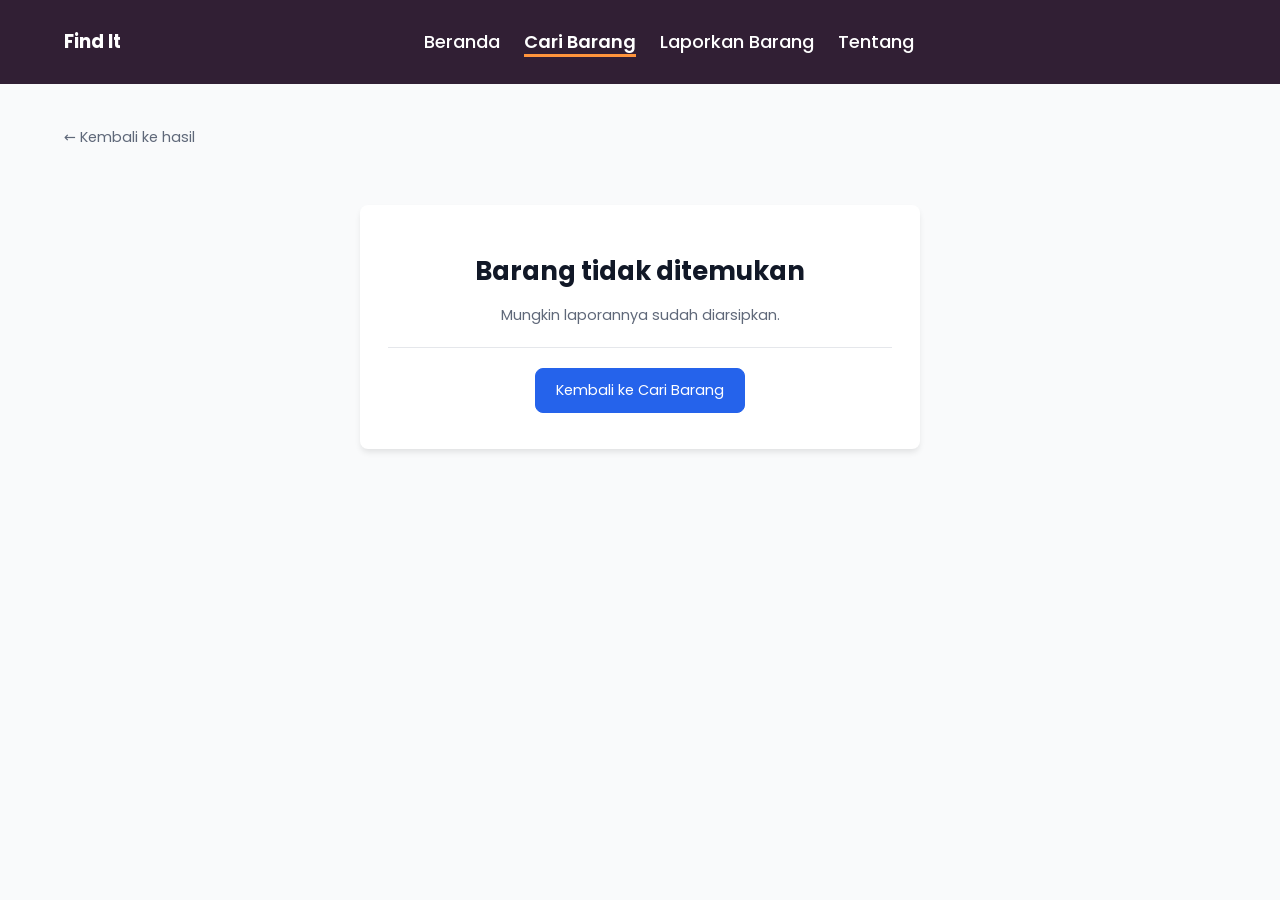
<file: barang.html>
<!doctype html>
<html lang="id">
  <head>
    <meta charset="UTF-8" />
    <meta name="viewport" content="width=device-width,initial-scale=1" />
    <title>Detail Barang | Find It Gunadarma</title>
    <link href="https://fonts.googleapis.com/css2?family=Poppins:wght@400;600;700&display=swap" rel="stylesheet" />
    <link rel="stylesheet" href="style.css" />
    <link rel="stylesheet" href="lapor.css" />
    <link rel="stylesheet" href="cari.css" />
    <link rel="stylesheet" href="https://cdnjs.cloudflare.com/ajax/libs/font-awesome/6.7.2/css/all.min.css" integrity="sha512-Evv84Mr4kqVGRNSgIGL/F/aIDqQb7xQ2vcrdIwxfjThSH8CSR7PBEakCr51Ck+w+/U6swU2Im1vVX0SVk9ABhg==" crossorigin="anonymous" referrerpolicy="no-referrer" />
  </head>
  <body>
    <header class="nav">
      <a href="index.html" class="logo">Find It</a>
      <ul>
        <li><a href="index.html">Beranda</a></li>
        <li><a href="cari.html" class="on">Cari Barang</a></li>
        <li><a href="lapor.html">Laporkan Barang</a></li>
        <li><a href="#">Tentang</a></li>
      </ul>
      <a href="#"></a>

      <!-- HAMBURGER -->
      <input type="checkbox" id="toggle" />
      <label for="toggle" class="menu-btn" aria-label="Buka menu">
        <span></span>
        <span></span>
        <span></span>
      </label>

      <!-- DOWNBAR -->
      <div class="sidebar">
        <a href="index.html">Beranda</a>
        <a href="cari.html" class="on">Cari Barang</a>
        <a href="lapor.html">Laporkan Barang</a>
        <a href="#">Tentang</a>
      </div>
      <!-- DOWNBAR END -->
    </header>

    <main class="wrap gate-page">
      <a class="back-link" href="cari.html">&larr; Kembali ke hasil</a>

      <div class="detail-wrap" id="ada">
        <div class="ic dimg" id="dIc"></div>
        <div class="dcard">
          <span class="stat">Ditemukan</span>
          <h1 id="dNama"></h1>
          <ul class="meta">
            <li><span>Kategori</span><b id="dKat"></b></li>
            <li><span>Lokasi</span><b id="dLok"></b></li>
            <li><span>Tanggal</span><b id="dTgl"></b></li>
          </ul>
          <p class="desk" id="dDesk"></p>
          <p class="privasi"><i class="fa-solid fa-shield-halved"></i>Ciri khusus sengaja tidak ditampilkan. Pemilik diminta membuktikan kepemilikan saat klaim.</p>
          <a class="btn p" id="ajukan" href="#">Ajukan klaim</a>
        </div>
      </div>

      <div class="done hide" id="tidak">
        <h1>Barang tidak ditemukan</h1>
        <p class="note">Mungkin laporannya sudah diarsipkan.</p>
        <div class="next"><a class="btn p" href="cari.html">Kembali ke Cari Barang</a></div>
      </div>
    </main>

    <script src="app.js"></script>
    <script src="cari.js"></script>
  </body>
</html>
</file>
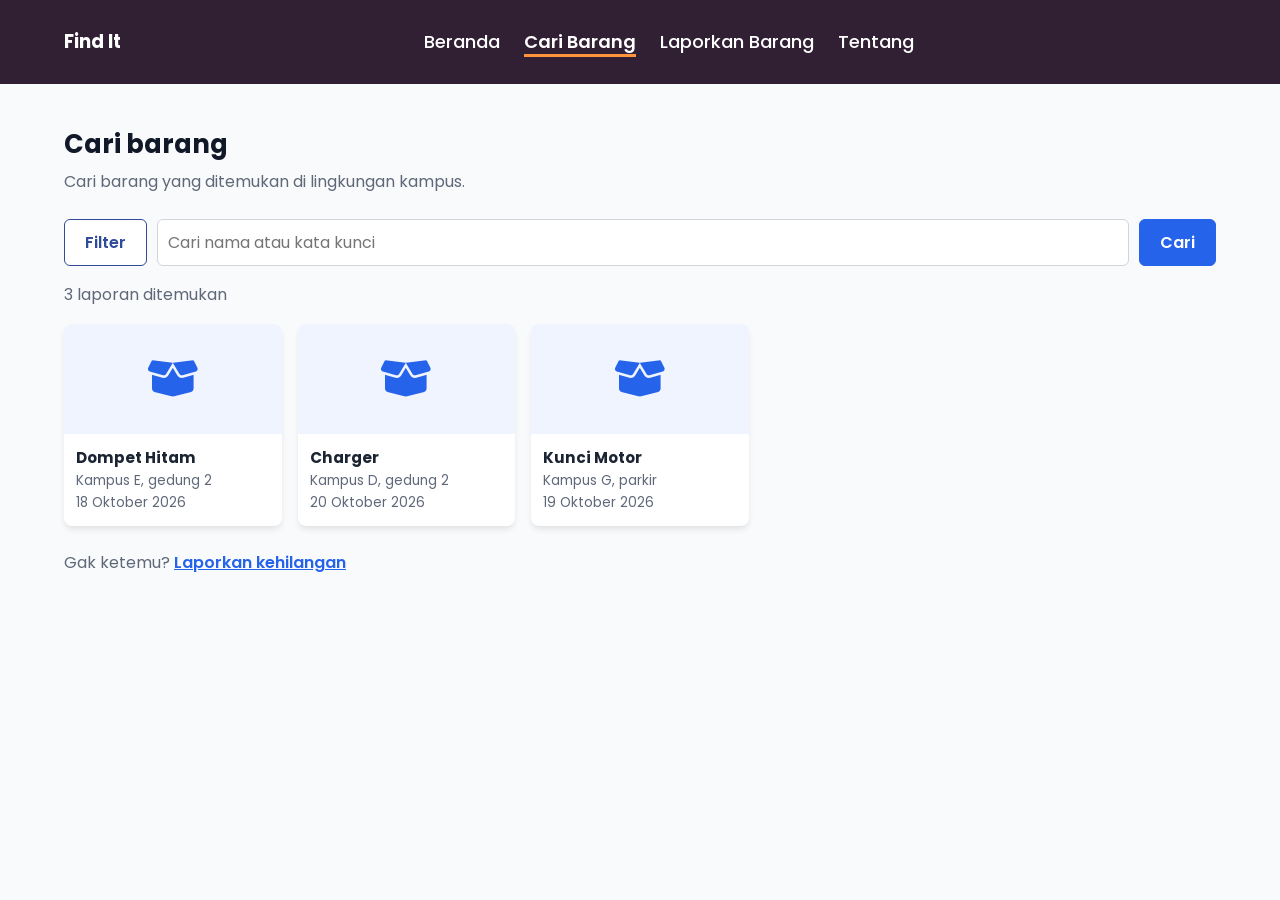
<file: cari.html>
<!doctype html>
<html lang="id">
  <head>
    <meta charset="UTF-8" />
    <meta name="viewport" content="width=device-width,initial-scale=1" />
    <title>Cari Barang | Find It Gunadarma</title>
    <link href="https://fonts.googleapis.com/css2?family=Poppins:wght@400;600;700&display=swap" rel="stylesheet" />
    <link rel="stylesheet" href="style.css" />
    <link rel="stylesheet" href="lapor.css" />
    <link rel="stylesheet" href="cari.css" />
    <link rel="stylesheet" href="https://cdnjs.cloudflare.com/ajax/libs/font-awesome/6.7.2/css/all.min.css" integrity="sha512-Evv84Mr4kqVGRNSgIGL/F/aIDqQb7xQ2vcrdIwxfjThSH8CSR7PBEakCr51Ck+w+/U6swU2Im1vVX0SVk9ABhg==" crossorigin="anonymous" referrerpolicy="no-referrer" />
  </head>
  <body>
    <header class="nav">
      <a href="index.html" class="logo">Find It</a>
      <ul>
        <li><a href="index.html">Beranda</a></li>
        <li><a href="cari.html" class="on">Cari Barang</a></li>
        <li><a href="lapor.html">Laporkan Barang</a></li>
        <li><a href="#">Tentang</a></li>
      </ul>
      <a href="#"></a>

      <!-- HAMBURGER -->
      <input type="checkbox" id="toggle" />
      <label for="toggle" class="menu-btn" aria-label="Buka menu">
        <span></span>
        <span></span>
        <span></span>
      </label>

      <!-- DOWNBAR -->
      <div class="sidebar">
        <a href="index.html">Beranda</a>
        <a href="cari.html" class="on">Cari Barang</a>
        <a href="lapor.html">Laporkan Barang</a>
        <a href="#">Tentang</a>
      </div>
      <!-- DOWNBAR END -->
    </header>

    <main class="wrap gate-page">
      <h1>Cari barang</h1>
      <p class="sub">Cari barang yang ditemukan di lingkungan kampus.</p>

      <div class="search">
        <button class="btn" id="tf" type="button">Filter</button>
        <input id="q" placeholder="Cari nama atau kata kunci" aria-label="Cari barang" />
        <button class="btn p" id="cb" type="button">Cari</button>
      </div>

      <div class="filter" id="panel">
        <select id="fk" data-opts="kat" aria-label="Kategori"><option value="">Semua kategori</option></select>
        <select id="fl" data-opts="lok" aria-label="Lokasi"><option value="">Semua lokasi</option></select>
        <input id="ft" type="date" aria-label="Tanggal" />
      </div>

      <p id="jml" style="margin-top: 16px; color: var(--mu)"></p>
      <div class="grid" id="hasil-list"></div>

      <p class="cta">Gak ketemu? <a href="lapor-hilang.html">Laporkan kehilangan</a></p>
    </main>

    <script src="app.js"></script>
    <script src="cari.js"></script>
  </body>
</html>
</file>
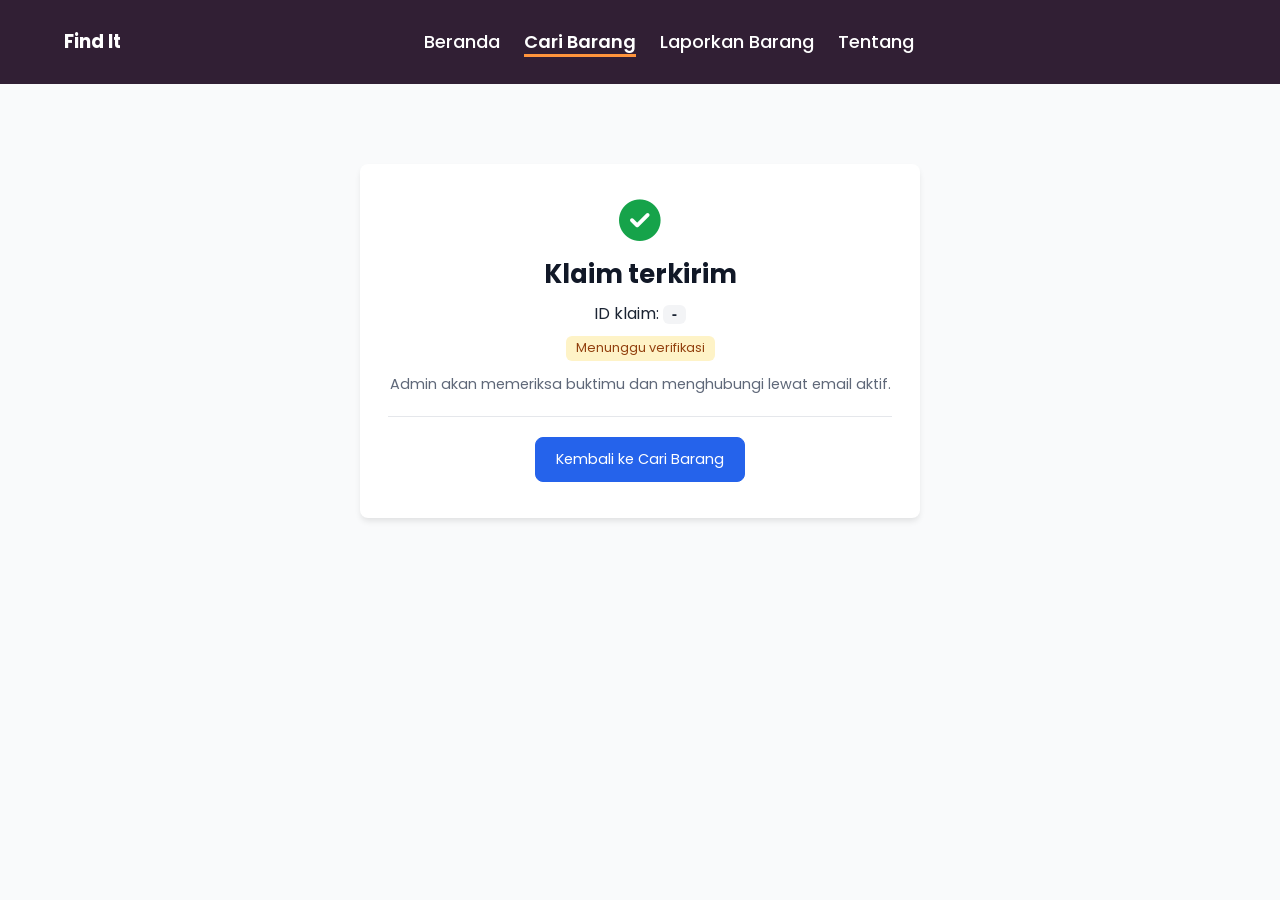
<file: klaim-sukses.html>
<!doctype html>
<html lang="id">
  <head>
    <meta charset="UTF-8" />
    <meta name="viewport" content="width=device-width,initial-scale=1" />
    <title>Klaim Terkirim | Find It Gunadarma</title>
    <link href="https://fonts.googleapis.com/css2?family=Poppins:wght@400;600;700&display=swap" rel="stylesheet" />
    <link rel="stylesheet" href="style.css" />
    <link rel="stylesheet" href="lapor.css" />
    <link rel="stylesheet" href="cari.css" />
    <link rel="stylesheet" href="https://cdnjs.cloudflare.com/ajax/libs/font-awesome/6.7.2/css/all.min.css" integrity="sha512-Evv84Mr4kqVGRNSgIGL/F/aIDqQb7xQ2vcrdIwxfjThSH8CSR7PBEakCr51Ck+w+/U6swU2Im1vVX0SVk9ABhg==" crossorigin="anonymous" referrerpolicy="no-referrer" />
  </head>
  <body>
    <header class="nav">
      <a href="index.html" class="logo">Find It</a>
      <ul>
        <li><a href="index.html">Beranda</a></li>
        <li><a href="cari.html" class="on">Cari Barang</a></li>
        <li><a href="lapor.html">Laporkan Barang</a></li>
        <li><a href="#">Tentang</a></li>
      </ul>
      <a href="#"></a>

      <!-- HAMBURGER -->
      <input type="checkbox" id="toggle" />
      <label for="toggle" class="menu-btn" aria-label="Buka menu">
        <span></span>
        <span></span>
        <span></span>
      </label>

      <!-- DOWNBAR -->
      <div class="sidebar">
        <a href="index.html">Beranda</a>
        <a href="cari.html" class="on">Cari Barang</a>
        <a href="lapor.html">Laporkan Barang</a>
        <a href="#">Tentang</a>
      </div>
      <!-- DOWNBAR END -->
    </header>

    <main class="wrap gate-page">
      <div class="done">
        <i class="fa-solid fa-circle-check"></i>
        <h1>Klaim terkirim</h1>
        <p>ID klaim: <code id="kid"></code></p>
        <span class="badge">Menunggu verifikasi</span>
        <p class="note">Admin akan memeriksa buktimu dan menghubungi lewat email aktif.</p>
        <div class="next">
          <a class="btn p" href="cari.html">Kembali ke Cari Barang</a>
        </div>
      </div>
    </main>

    <script src="app.js"></script>
    <script src="cari.js"></script>
  </body>
</html>
</file>
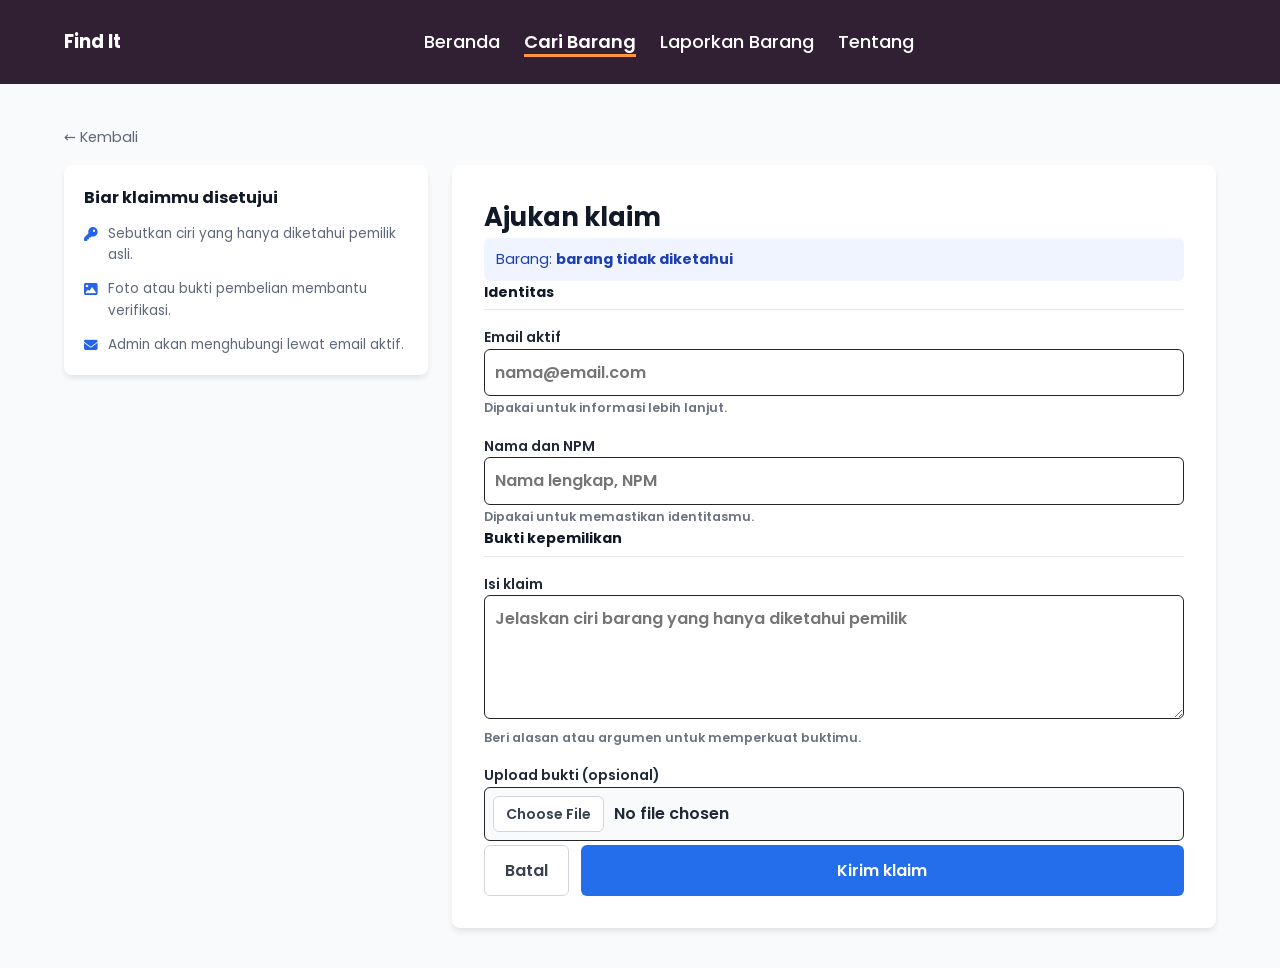
<file: klaim.html>
<!doctype html>
<html lang="id">
  <head>
    <meta charset="UTF-8" />
    <meta name="viewport" content="width=device-width,initial-scale=1" />
    <title>Ajukan Klaim | Find It Gunadarma</title>
    <link href="https://fonts.googleapis.com/css2?family=Poppins:wght@400;600;700&display=swap" rel="stylesheet" />
    <link rel="stylesheet" href="style.css" />
    <link rel="stylesheet" href="lapor.css" />
    <link rel="stylesheet" href="cari.css" />
    <link rel="stylesheet" href="https://cdnjs.cloudflare.com/ajax/libs/font-awesome/6.7.2/css/all.min.css" integrity="sha512-Evv84Mr4kqVGRNSgIGL/F/aIDqQb7xQ2vcrdIwxfjThSH8CSR7PBEakCr51Ck+w+/U6swU2Im1vVX0SVk9ABhg==" crossorigin="anonymous" referrerpolicy="no-referrer" />
  </head>
  <body>
    <header class="nav">
      <a href="index.html" class="logo">Find It</a>
      <ul>
        <li><a href="index.html">Beranda</a></li>
        <li><a href="cari.html" class="on">Cari Barang</a></li>
        <li><a href="lapor.html">Laporkan Barang</a></li>
        <li><a href="#">Tentang</a></li>
      </ul>
      <a href="#"></a>

      <!-- HAMBURGER -->
      <input type="checkbox" id="toggle" />
      <label for="toggle" class="menu-btn" aria-label="Buka menu">
        <span></span>
        <span></span>
        <span></span>
      </label>

      <!-- DOWNBAR -->
      <div class="sidebar">
        <a href="index.html">Beranda</a>
        <a href="cari.html" class="on">Cari Barang</a>
        <a href="lapor.html">Laporkan Barang</a>
        <a href="#">Tentang</a>
      </div>
      <!-- DOWNBAR END -->
    </header>

    <main class="wrap gate-page">
      <a class="back-link" href="cari.html" data-back>&larr; Kembali</a>
      <div class="lapor-grid">
        <aside class="tips">
          <h2>Biar klaimmu disetujui</h2>
          <ul>
            <li><i class="fa-solid fa-key"></i>Sebutkan ciri yang hanya diketahui pemilik asli.</li>
            <li><i class="fa-solid fa-image"></i>Foto atau bukti pembelian membantu verifikasi.</li>
            <li><i class="fa-solid fa-envelope"></i>Admin akan menghubungi lewat email aktif.</li>
          </ul>
        </aside>

        <form class="form" data-klaim>
          <h1>Ajukan klaim</h1>
          <p class="klaim-item">Barang: <b id="info"></b></p>

          <div class="grp">
            <p class="sec">Identitas</p>
            <label>Email aktif<input type="email" required placeholder="nama@email.com" /><small>Dipakai untuk informasi lebih lanjut.</small></label>
            <label>Nama dan NPM<input required placeholder="Nama lengkap, NPM" /><small>Dipakai untuk memastikan identitasmu.</small></label>
          </div>

          <div class="grp">
            <p class="sec">Bukti kepemilikan</p>
            <label>Isi klaim<textarea rows="4" required placeholder="Jelaskan ciri barang yang hanya diketahui pemilik"></textarea><small>Beri alasan atau argumen untuk memperkuat buktimu.</small></label>
            <label>Upload bukti (opsional)<input type="file" accept="image/*" /></label>
          </div>

          <div class="acts">
            <a class="btn" href="cari.html" data-back>Batal</a>
            <button class="btn p">Kirim klaim</button>
          </div>
        </form>
      </div>
    </main>

    <script src="app.js"></script>
    <script src="cari.js"></script>
  </body>
</html>
</file>
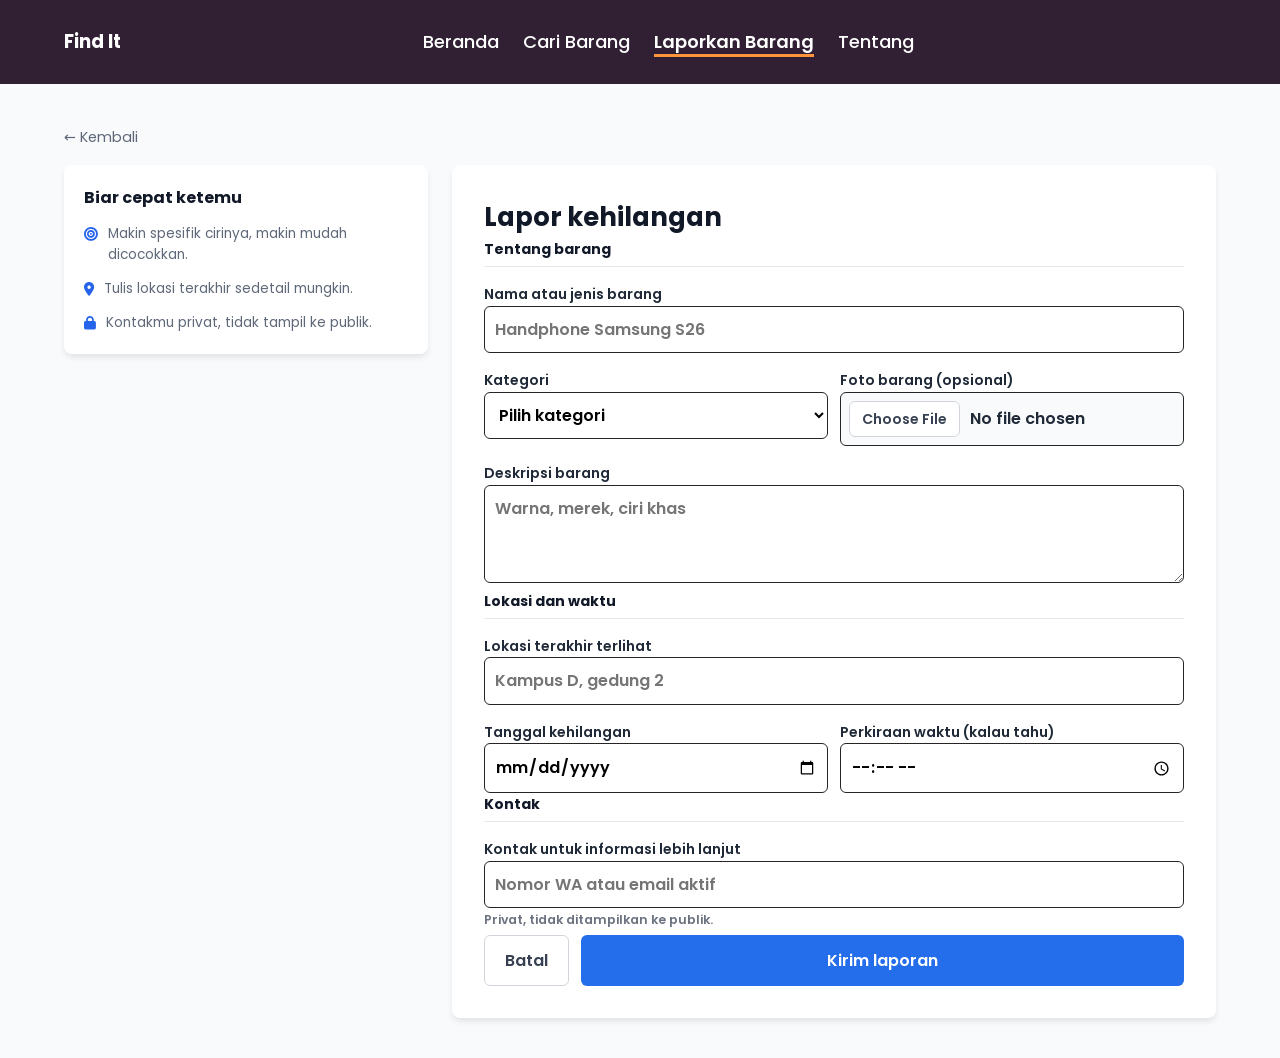
<file: lapor-hilang.html>
<!doctype html>
<html lang="id">
  <head>
    <meta charset="UTF-8" />
    <meta name="viewport" content="width=device-width,initial-scale=1" />
    <title>Lapor Kehilangan | Find It Gunadarma</title>
    <link href="https://fonts.googleapis.com/css2?family=Poppins:wght@400;600;700&display=swap" rel="stylesheet" />
    <link rel="stylesheet" href="style.css" />
    <link rel="stylesheet" href="lapor.css" />
    <link rel="stylesheet" href="https://cdnjs.cloudflare.com/ajax/libs/font-awesome/6.7.2/css/all.min.css" integrity="sha512-Evv84Mr4kqVGRNSgIGL/F/aIDqQb7xQ2vcrdIwxfjThSH8CSR7PBEakCr51Ck+w+/U6swU2Im1vVX0SVk9ABhg==" crossorigin="anonymous" referrerpolicy="no-referrer" />
  </head>
  <body>
    <header class="nav">
      <a href="index.html" class="logo">Find It</a>
      <ul>
        <li><a href="index.html">Beranda</a></li>
        <li><a href="cari.html">Cari Barang</a></li>
        <li><a href="lapor.html" class="on">Laporkan Barang</a></li>
        <li><a href="#">Tentang</a></li>
      </ul>
      <a href="#"></a>

      <!-- HAMBURGER -->
      <input type="checkbox" id="toggle" />
      <label for="toggle" class="menu-btn" aria-label="Buka menu">
        <span></span>
        <span></span>
        <span></span>
      </label>

      <!-- DOWNBAR -->
      <div class="sidebar">
        <a href="index.html">Beranda</a>
        <a href="cari.html">Cari Barang</a>
        <a href="lapor.html" class="on">Laporkan Barang</a>
        <a href="#">Tentang</a>
      </div>
      <!-- DOWNBAR END -->
    </header>

    <main class="wrap gate-page">
      <a class="back-link" href="lapor.html">&larr; Kembali</a>
      <div class="lapor-grid">
        <aside class="tips">
          <h2>Biar cepat ketemu</h2>
          <ul>
            <li><i class="fa-solid fa-bullseye"></i>Makin spesifik cirinya, makin mudah dicocokkan.</li>
            <li><i class="fa-solid fa-location-dot"></i>Tulis lokasi terakhir sedetail mungkin.</li>
            <li><i class="fa-solid fa-lock"></i>Kontakmu privat, tidak tampil ke publik.</li>
          </ul>
        </aside>

        <form class="form" data-lapor="hilang">
          <h1>Lapor kehilangan</h1>

          <div class="grp">
            <p class="sec">Tentang barang</p>
            <label>Nama atau jenis barang<input required placeholder="Handphone Samsung S26" /></label>
            <div class="row">
              <label>Kategori<select data-opts="kat" required><option value="">Pilih kategori</option></select></label>
              <label>Foto barang (opsional)<input type="file" accept="image/*" /></label>
            </div>
            <label>Deskripsi barang<textarea rows="3" placeholder="Warna, merek, ciri khas"></textarea></label>
          </div>

          <div class="grp">
            <p class="sec">Lokasi dan waktu</p>
            <label>Lokasi terakhir terlihat<input required placeholder="Kampus D, gedung 2" /></label>
            <div class="row">
              <label>Tanggal kehilangan<input type="date" required /></label>
              <label>Perkiraan waktu (kalau tahu)<input type="time" /></label>
            </div>
          </div>

          <div class="grp">
            <p class="sec">Kontak</p>
            <label>Kontak untuk informasi lebih lanjut<input required placeholder="Nomor WA atau email aktif" /><small>Privat, tidak ditampilkan ke publik.</small></label>
          </div>

          <div class="acts">
            <a class="btn" href="lapor.html">Batal</a>
            <button class="btn p">Kirim laporan</button>
          </div>
        </form>
      </div>
    </main>

    <script src="app.js"></script>
    <script src="lapor.js"></script>
  </body>
</html>
</file>
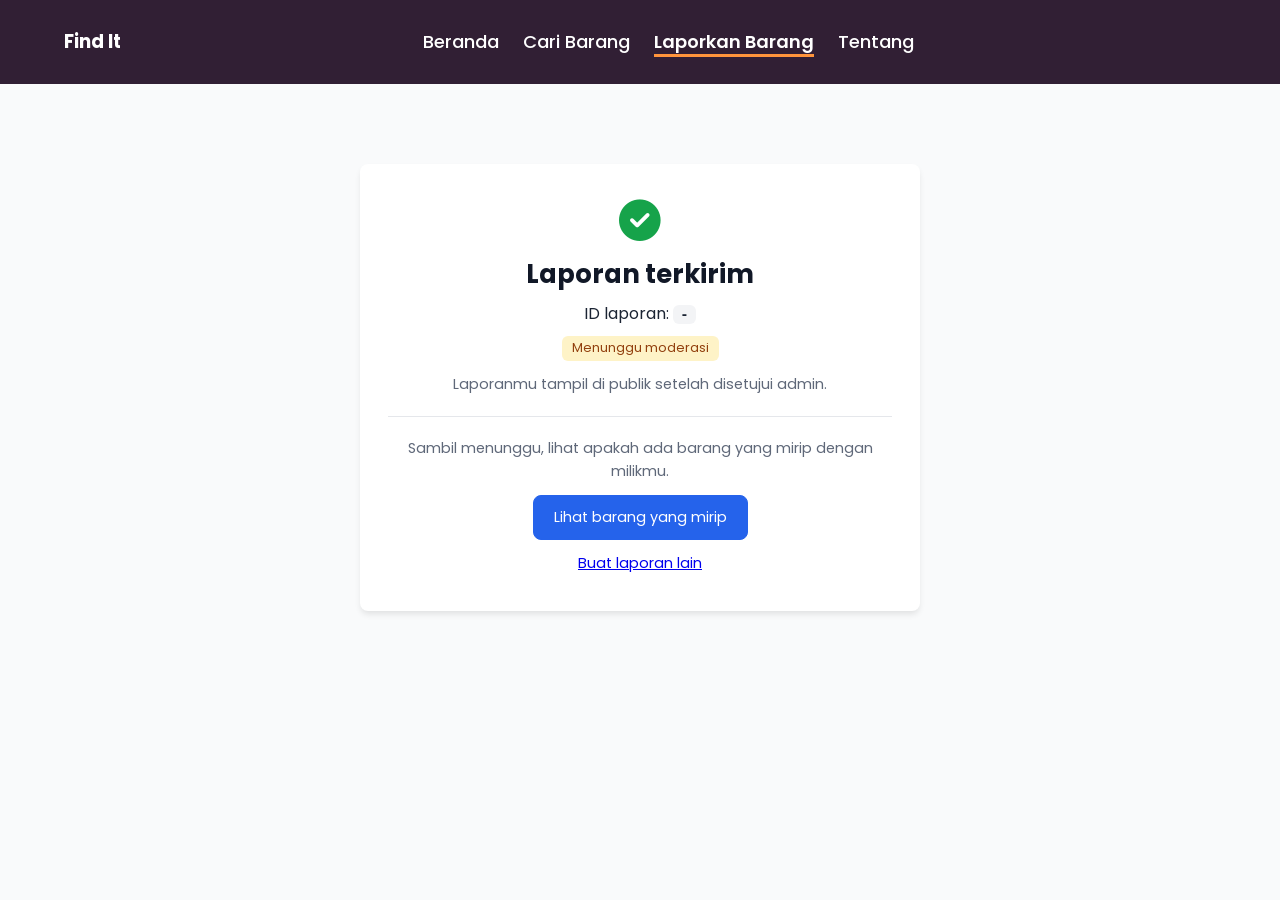
<file: lapor-sukses.html>
<!doctype html>
<html lang="id">
  <head>
    <meta charset="UTF-8" />
    <meta name="viewport" content="width=device-width,initial-scale=1" />
    <title>Laporan Terkirim | Find It Gunadarma</title>
    <link href="https://fonts.googleapis.com/css2?family=Poppins:wght@400;600;700&display=swap" rel="stylesheet" />
    <link rel="stylesheet" href="style.css" />
    <link rel="stylesheet" href="lapor.css" />
    <link rel="stylesheet" href="https://cdnjs.cloudflare.com/ajax/libs/font-awesome/6.7.2/css/all.min.css" integrity="sha512-Evv84Mr4kqVGRNSgIGL/F/aIDqQb7xQ2vcrdIwxfjThSH8CSR7PBEakCr51Ck+w+/U6swU2Im1vVX0SVk9ABhg==" crossorigin="anonymous" referrerpolicy="no-referrer" />
  </head>
  <body>
    <header class="nav">
      <a href="index.html" class="logo">Find It</a>
      <ul>
        <li><a href="index.html">Beranda</a></li>
        <li><a href="cari.html">Cari Barang</a></li>
        <li><a href="lapor.html" class="on">Laporkan Barang</a></li>
        <li><a href="#">Tentang</a></li>
      </ul>
      <a href="#"></a>

      <!-- HAMBURGER -->
      <input type="checkbox" id="toggle" />
      <label for="toggle" class="menu-btn" aria-label="Buka menu">
        <span></span>
        <span></span>
        <span></span>
      </label>

      <!-- DOWNBAR -->
      <div class="sidebar">
        <a href="index.html">Beranda</a>
        <a href="cari.html">Cari Barang</a>
        <a href="lapor.html" class="on">Laporkan Barang</a>
        <a href="#">Tentang</a>
      </div>
      <!-- DOWNBAR END -->
    </header>

    <main class="wrap gate-page">
      <div class="done">
        <i class="fa-solid fa-circle-check"></i>
        <h1>Laporan terkirim</h1>
        <p>ID laporan: <code id="idLap"></code></p>
        <span class="badge">Menunggu moderasi</span>
        <p class="note">Laporanmu tampil di publik setelah disetujui admin.</p>

        <div class="next hide" id="next-hilang">
          <p>Sambil menunggu, lihat apakah ada barang yang mirip dengan milikmu.</p>
          <a class="btn p" href="cari.html">Lihat barang yang mirip</a>
        </div>
        <div class="next hide" id="next-temu">
          <p>Simpan barangnya dengan aman sampai ada arahan lebih lanjut.</p>
          <a class="btn p" href="index.html">Kembali ke beranda</a>
        </div>

        <p class="note"><a href="lapor.html" style="text-decoration: underline">Buat laporan lain</a></p>
      </div>
    </main>

    <script src="app.js"></script>
    <script src="lapor.js"></script>
  </body>
</html>
</file>
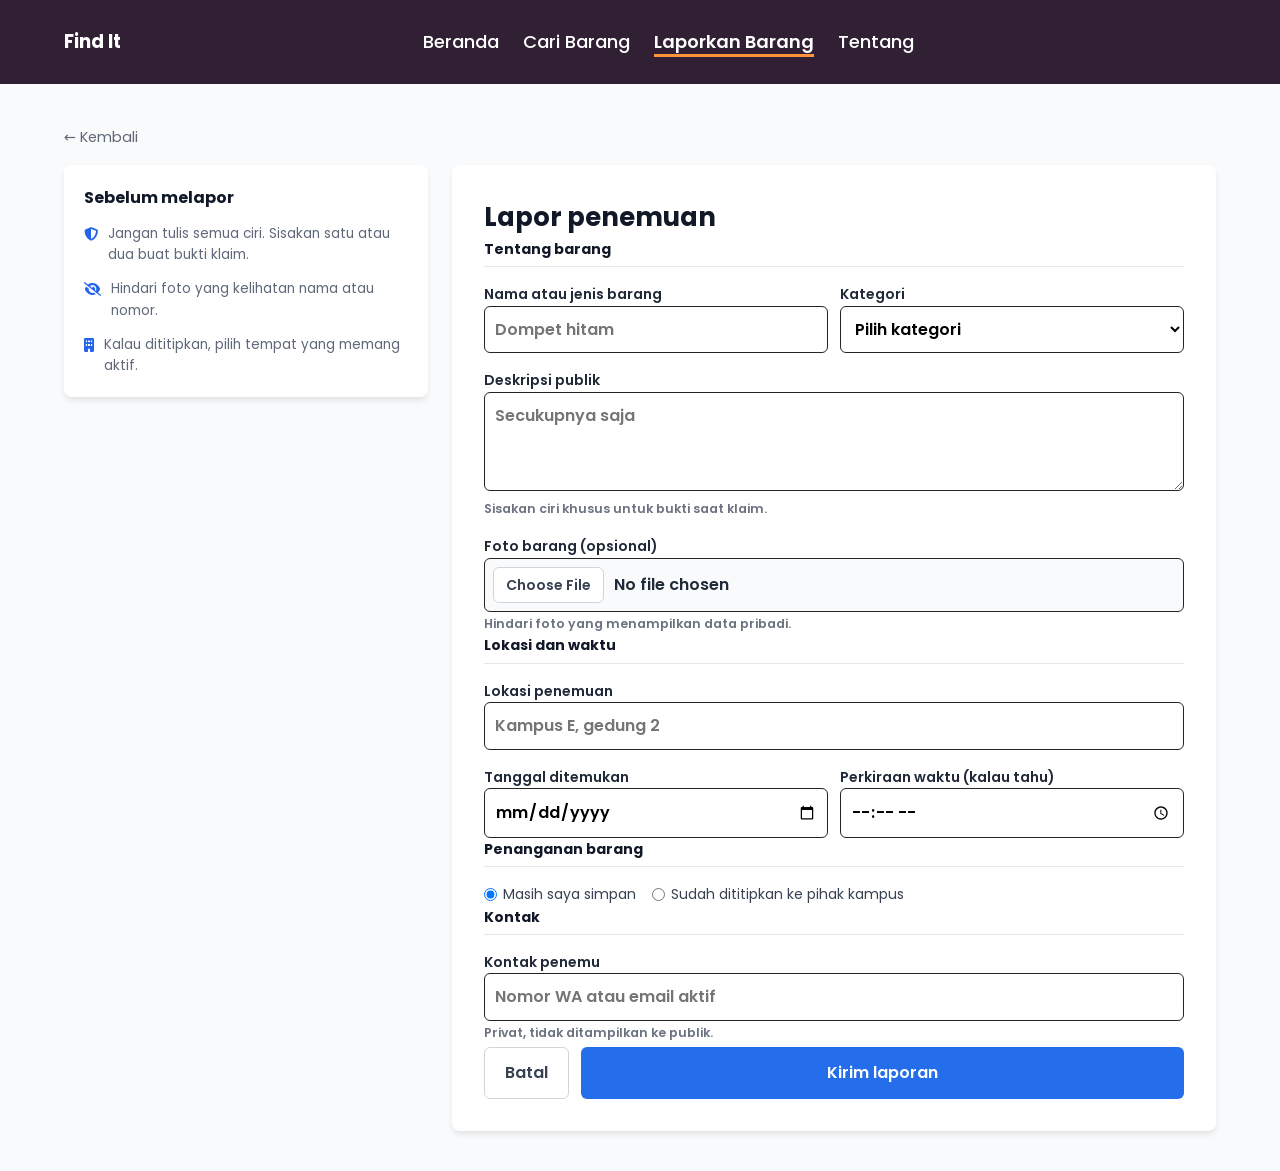
<file: lapor-temu.html>
<!doctype html>
<html lang="id">
  <head>
    <meta charset="UTF-8" />
    <meta name="viewport" content="width=device-width,initial-scale=1" />
    <title>Lapor Penemuan | Find It Gunadarma</title>
    <link href="https://fonts.googleapis.com/css2?family=Poppins:wght@400;600;700&display=swap" rel="stylesheet" />
    <link rel="stylesheet" href="style.css" />
    <link rel="stylesheet" href="lapor.css" />
    <link rel="stylesheet" href="https://cdnjs.cloudflare.com/ajax/libs/font-awesome/6.7.2/css/all.min.css" integrity="sha512-Evv84Mr4kqVGRNSgIGL/F/aIDqQb7xQ2vcrdIwxfjThSH8CSR7PBEakCr51Ck+w+/U6swU2Im1vVX0SVk9ABhg==" crossorigin="anonymous" referrerpolicy="no-referrer" />
  </head>
  <body>
    <header class="nav">
      <a href="index.html" class="logo">Find It</a>
      <ul>
        <li><a href="index.html">Beranda</a></li>
        <li><a href="cari.html">Cari Barang</a></li>
        <li><a href="lapor.html" class="on">Laporkan Barang</a></li>
        <li><a href="#">Tentang</a></li>
      </ul>
      <a href="#"></a>

      <!-- HAMBURGER -->
      <input type="checkbox" id="toggle" />
      <label for="toggle" class="menu-btn" aria-label="Buka menu">
        <span></span>
        <span></span>
        <span></span>
      </label>

      <!-- DOWNBAR -->
      <div class="sidebar">
        <a href="index.html">Beranda</a>
        <a href="cari.html">Cari Barang</a>
        <a href="lapor.html" class="on">Laporkan Barang</a>
        <a href="#">Tentang</a>
      </div>
      <!-- DOWNBAR END -->
    </header>

    <main class="wrap gate-page">
      <a class="back-link" href="lapor.html">&larr; Kembali</a>
      <div class="lapor-grid">
        <aside class="tips">
          <h2>Sebelum melapor</h2>
          <ul>
            <li><i class="fa-solid fa-shield-halved"></i>Jangan tulis semua ciri. Sisakan satu atau dua buat bukti klaim.</li>
            <li><i class="fa-solid fa-eye-slash"></i>Hindari foto yang kelihatan nama atau nomor.</li>
            <li><i class="fa-solid fa-building"></i>Kalau dititipkan, pilih tempat yang memang aktif.</li>
          </ul>
        </aside>

        <form class="form" data-lapor="temu">
          <h1>Lapor penemuan</h1>

          <div class="grp">
            <p class="sec">Tentang barang</p>
            <div class="row">
              <label>Nama atau jenis barang<input required placeholder="Dompet hitam" /></label>
              <label>Kategori<select data-opts="kat" required><option value="">Pilih kategori</option></select></label>
            </div>
            <label>Deskripsi publik<textarea rows="3" placeholder="Secukupnya saja"></textarea><small>Sisakan ciri khusus untuk bukti saat klaim.</small></label>
            <label>Foto barang (opsional)<input type="file" accept="image/*" /><small>Hindari foto yang menampilkan data pribadi.</small></label>
          </div>

          <div class="grp">
            <p class="sec">Lokasi dan waktu</p>
            <label>Lokasi penemuan<input required placeholder="Kampus E, gedung 2" /></label>
            <div class="row">
              <label>Tanggal ditemukan<input type="date" required /></label>
              <label>Perkiraan waktu (kalau tahu)<input type="time" /></label>
            </div>
          </div>

          <div class="grp">
            <p class="sec">Penanganan barang</p>
            <div class="radio">
              <label><input type="radio" name="st" value="simpan" checked />Masih saya simpan</label>
              <label><input type="radio" name="st" value="titip" />Sudah dititipkan ke pihak kampus</label>
            </div>
            <label class="hide" id="titip">Tempat penitipan
              <select>
                <option value="">Pilih tempat penitipan</option>
                <option>Pos keamanan Kampus D</option>
                <option>Pos keamanan Kampus E</option>
                <option>Pos keamanan Kampus G</option>
              </select>
              <small>Daftar ini hanya berisi pihak kampus yang memang aktif.</small>
            </label>
          </div>

          <div class="grp">
            <p class="sec">Kontak</p>
            <label>Kontak penemu<input required placeholder="Nomor WA atau email aktif" /><small>Privat, tidak ditampilkan ke publik.</small></label>
          </div>

          <div class="acts">
            <a class="btn" href="lapor.html">Batal</a>
            <button class="btn p">Kirim laporan</button>
          </div>
        </form>
      </div>
    </main>

    <script src="app.js"></script>
    <script src="lapor.js"></script>
  </body>
</html>
</file>
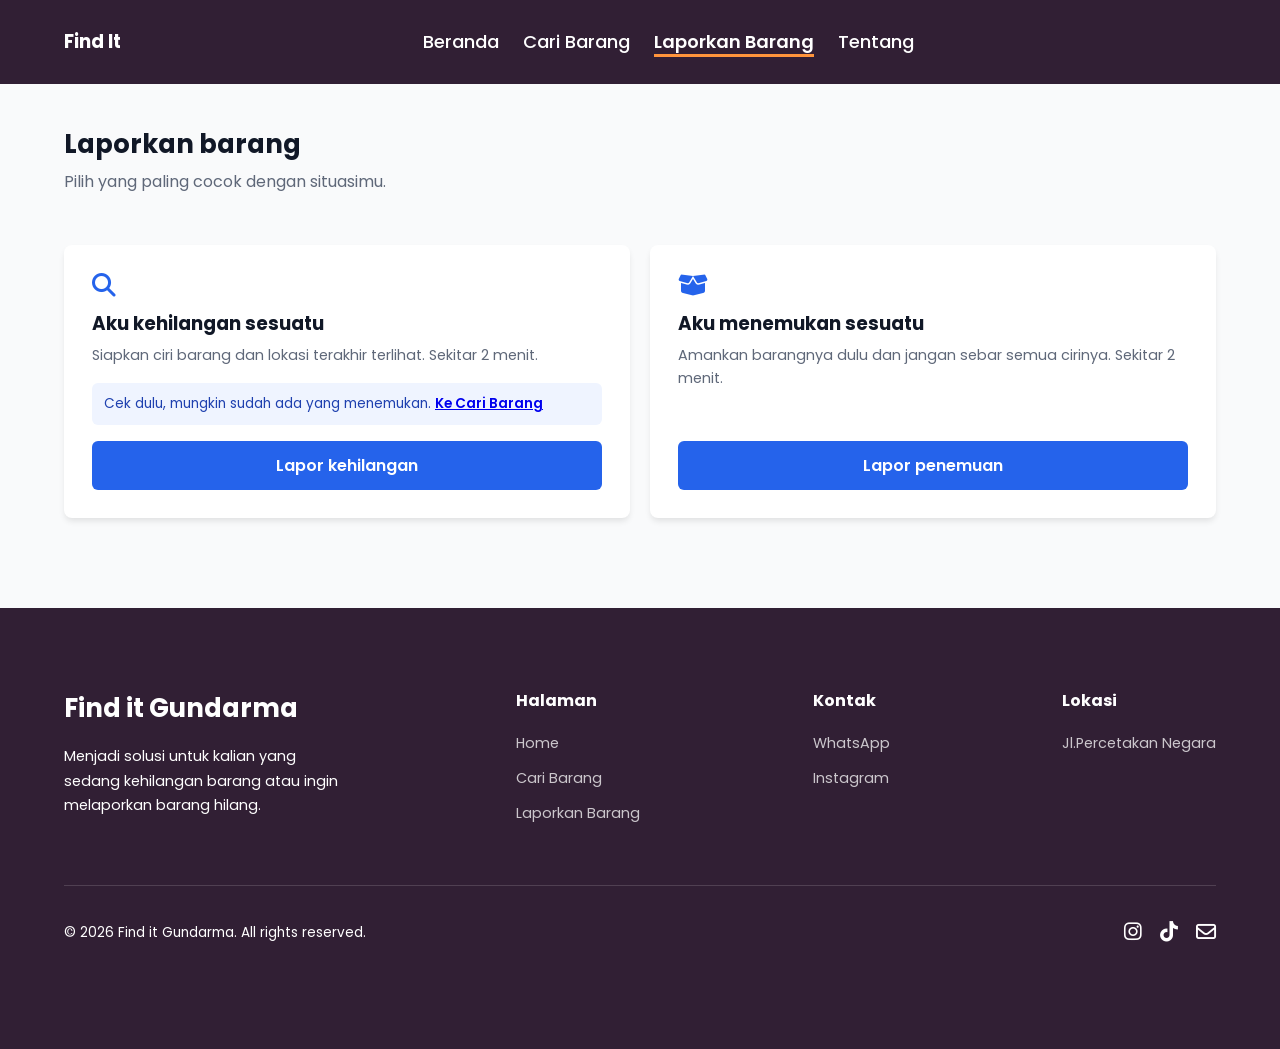
<file: lapor.html>
<!doctype html>
<html lang="id">
  <head>
    <meta charset="UTF-8" />
    <meta name="viewport" content="width=device-width,initial-scale=1" />
    <title>Laporkan Barang | Find It Gunadarma</title>
    <link href="https://fonts.googleapis.com/css2?family=Poppins:wght@400;600;700&display=swap" rel="stylesheet" />
    <link rel="stylesheet" href="style.css" />
    <link rel="stylesheet" href="lapor.css" />
    <link rel="stylesheet" href="https://cdnjs.cloudflare.com/ajax/libs/font-awesome/6.7.2/css/all.min.css" integrity="sha512-Evv84Mr4kqVGRNSgIGL/F/aIDqQb7xQ2vcrdIwxfjThSH8CSR7PBEakCr51Ck+w+/U6swU2Im1vVX0SVk9ABhg==" crossorigin="anonymous" referrerpolicy="no-referrer" />
  </head>
  <body>
    <header class="nav">
      <a href="index.html" class="logo">Find It</a>
      <ul>
        <li><a href="index.html">Beranda</a></li>
        <li><a href="cari.html">Cari Barang</a></li>
        <li><a href="lapor.html" class="on">Laporkan Barang</a></li>
        <li><a href="#">Tentang</a></li>
      </ul>
      <a href="#"></a>

      <!-- HAMBURGER -->
      <input type="checkbox" id="toggle" />
      <label for="toggle" class="menu-btn" aria-label="Buka menu">
        <span></span>
        <span></span>
        <span></span>
      </label>

      <!-- DOWNBAR -->
      <div class="sidebar">
        <a href="index.html">Beranda</a>
        <a href="cari.html">Cari Barang</a>
        <a href="lapor.html" class="on">Laporkan Barang</a>
        <a href="#">Tentang</a>
      </div>
      <!-- DOWNBAR END -->
    </header>

    <main class="wrap gate-page">
      <h1>Laporkan barang</h1>
      <p class="sub">Pilih yang paling cocok dengan situasimu.</p>
      <div class="gate">
        <div class="gcard">
          <i class="fa-solid fa-magnifying-glass gi"></i>
          <h2>Aku kehilangan sesuatu</h2>
          <p>Siapkan ciri barang dan lokasi terakhir terlihat. Sekitar 2 menit.</p>
          <div class="nudge">Cek dulu, mungkin sudah ada yang menemukan. <a href="cari.html">Ke Cari Barang</a></div>
          <a class="btn" href="lapor-hilang.html">Lapor kehilangan</a>
        </div>
        <div class="gcard">
          <i class="fa-solid fa-box-open gi"></i>
          <h2>Aku menemukan sesuatu</h2>
          <p>Amankan barangnya dulu dan jangan sebar semua cirinya. Sekitar 2 menit.</p>
          <a class="btn" href="lapor-temu.html">Lapor penemuan</a>
        </div>
      </div>
    </main>

    <footer class="site-footer block block-dark">
      <div class="block-inner">
        <div class="footer-top">
          <div class="footer-brand">
            <h3>Find it Gundarma</h3>
            <p>Menjadi solusi untuk kalian yang sedang kehilangan barang atau ingin melaporkan barang hilang.</p>
          </div>
          <div class="footer-col">
            <h4>Halaman</h4>
            <a href="index.html">Home</a>
            <a href="cari.html">Cari Barang</a>
            <a href="lapor.html">Laporkan Barang</a>
          </div>
          <div class="footer-col">
            <h4>Kontak</h4>
            <a href="https://wa.me/62859106743454">WhatsApp</a>
            <a href="#">Instagram</a>
          </div>
          <div class="footer-col">
            <h4>Lokasi</h4>
            <a href="#" style="pointer-events: none">Jl.Percetakan Negara</a>
          </div>
        </div>
        <div class="footer-divider"></div>
        <div class="footer-bottom">
          <p>&copy; 2026 Find it Gundarma. All rights reserved.</p>
          <div class="footer-socials">
            <a href="https://www.instagram.com/kedai_seandainya/"><i class="fa-brands fa-instagram"></i></a>
            <a href="#"><i class="fa-brands fa-tiktok"></i></a>
            <a href="#"><i class="fa-regular fa-envelope"></i></a>
          </div>
        </div>
      </div>
    </footer>

    <script src="app.js"></script>
    <script src="lapor.js"></script>
  </body>
</html>
</file>
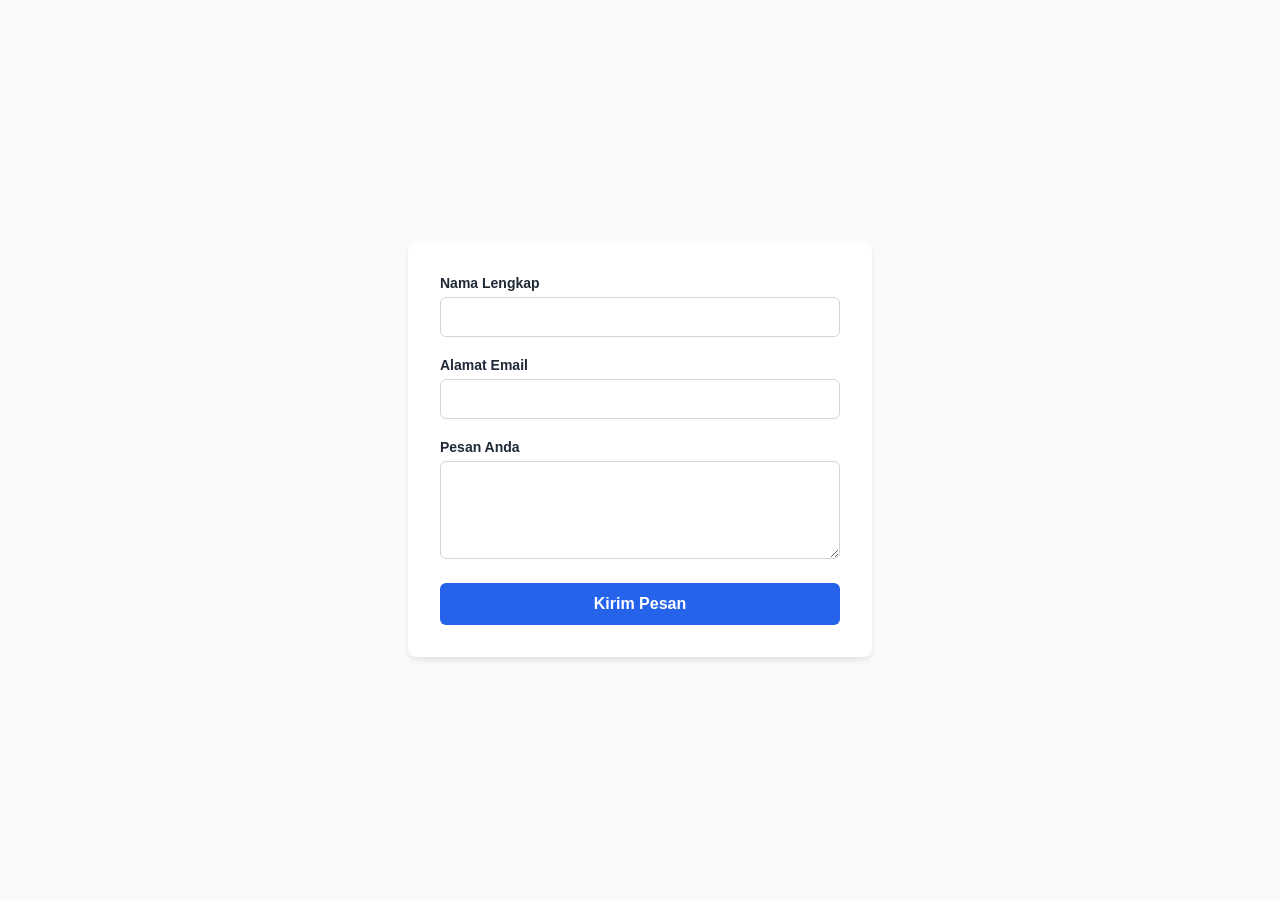
<file: tentang.html>
<!DOCTYPE html>
<html lang="id">
<head>
    <meta charset="UTF-8">
    <meta name="viewport" content="width=device-width, initial-scale=1.0">
    <title>Form Kontak Minimalis</title>
    <style>
        body {
            font-family: -apple-system, BlinkMacSystemFont, "Segoe UI", Roboto, Helvetica, Arial, sans-serif;
            background-color: #f9fafb;
            display: flex;
            justify-content: center;
            align-items: center;
            min-height: 100vh;
            margin: 0;
        }
        .form-container {
            background: #ffffff;
            padding: 32px;
            border-radius: 8px;
            box-shadow: 0 4px 6px -1px rgba(0, 0, 0, 0.1);
            width: 100%;
            max-width: 400px;
        }
        .form-group {
            margin-bottom: 20px;
        }
        label {
            display: block;
            font-weight: 600;
            margin-bottom: 6px;
            color: #1f2937;
            font-size: 14px;
        }
        input, textarea {
            width: 100%;
            padding: 10px;
            border: 1px solid #d1d5db;
            border-radius: 6px;
            box-sizing: border-box;
            font-size: 16px; /* Mencegah auto-zoom di iOS */
            transition: border-color 0.2s;
        }
        input:focus, textarea:focus {
            outline: none;
            border-color: #2563eb;
            box-shadow: 0 0 0 3px rgba(37, 99, 235, 0.1);
        }
        button {
            width: 100%;
            background-color: #2563eb;
            color: white;
            border: none;
            padding: 12px;
            border-radius: 6px;
            font-size: 16px;
            font-weight: 600;
            cursor: pointer;
            transition: background-color 0.2s;
        }
        button:hover {
            background-color: #1d4ed8;
        }
    </style>
</head>
<body>

<div class="form-container">
    <form action="/submit" method="POST">
        <div class="form-group">
            <label id="label-nama" for="nama">Nama Lengkap</label>
            <input type="text" id="nama" name="nama" required autocomplete="name" aria-labelledby="label-nama">
        </div>
        
        <div class="form-group">
            <label id="label-email" for="email">Alamat Email</label>
            <input type="email" id="email" name="email" required autocomplete="email" aria-labelledby="label-email">
        </div>
        
        <div class="form-group">
            <label id="label-pesan" for="pesan">Pesan Anda</label>
            <textarea id="pesan" name="pesan" rows="4" required aria-labelledby="label-pesan"></textarea>
        </div>
        
        <button type="submit">Kirim Pesan</button>
    </form>
</div>

</body>
</html>
</file>
<file: style.css>
* {
  margin: 0;
  padding: 0;
  box-sizing: border-box;
}
:root {
  /* --nav-height: 105px; */
  --dark-text: #ab847f;
  --light-text: #e2b2a2;
  --gradient: linear-gradient(to bottom, #9973aa, #ba708b);
  --bg: #2c1442;
}
:root{--nav-height:84px}
:root {
  --ac: #2f4b9a;
  --tx: #1b2433;
  --mu: #5f6879;
  --bg: #f3f5fa;
  --bd: #d9dee9;
}

body {
  padding-top:var(--nav-height);
  font-family: "Poppins", system-ui, sans-serif;
  color: var(--tx);
  line-height: 1.6;
}

.nav {
  position: fixed;
  top:0;left:0;right:0;
  height: var(--nav-height);
  display: flex;
  align-items: center;
  justify-content: space-between;
  gap: 12px;
  padding: 0 5%;
  background: rgba(45, 27, 48, 0.98);
  z-index: 5;
  transition: height 0.3s ease, box-shadow 0.3s ease;
}
a {
  position: relative;
  text-decoration: none;
}

.logo {
  font-weight: 700;
  color: #ffffff;
  font-size: 1.15rem;
  transition: font-size 0.3s ease;
}
.nav ul {
  display: flex;
  gap: 24px;
  list-style: none;
  flex-wrap: wrap;
  li {
    transition: 0.3s;
    & a {
      text-decoration: none;
      color: #ffffff;
      font-family:'poppins';
      font-size: 18px;
      font-weight: 500;
    }
  }
}

.nav ul a::after {

  content: "";
  position: absolute;
  left: 50%;
  bottom: -3px;
  width: 0;
  height: 3px;
  background-color: #ff943c;
  transform: translateX(-50%);
  transition: width 0.3s ease;
}

.nav ul a:hover::after {
  width: 100%;
}

.nav ul a.on {
  border-bottom: 3px solid #ff943c ;
  font-weight: 600;
}

.nav.scrolled{
  height:calc(var(--nav-height) - 20px);
  box-shadow:0 2px 10px rgba(0,0,0,.08);
}
.nav.scrolled .logo{font-size:1rem}

/* HAMBURGER + DROPDOWN MENU */
#toggle {
  display: none;
}

.menu-btn {
  display: none;
}

.sidebar {
  font-family: "poppins";
  position: absolute;
  top: 100%;
  left: 0;
  right: 0;
  height: 0;
  overflow: hidden;
  background: rgba(45, 27, 48, 0.98);
  transition: height 0.4s ease, box-shadow 0.4s ease;
  display: flex;
  flex-direction: column;
  justify-content: center;
}

.sidebar a {
  display: block;
  padding: 15px 5%;
  color: white;
  text-decoration: none;
  font-size: 1.3rem;
  text-align: center;
}

.sidebar a.on {
  color: #ff943c;
  font-weight: 600;
}

@media (max-width: 768px) {
  .nav ul {
    display: none;
  }

  .menu-btn {
    display: block;
    width: 30px;
    cursor: pointer;
  }

  .menu-btn span {
    display: block;
    height: 2px;
    width: 100%;
    background: #fff;
    margin: 6px 0;
    transition: 0.4s;
  }

  /* menu turun saat checkbox tercentang */
  .nav:has(#toggle:checked) .sidebar {
    height: calc(100vh - var(--nav-height));
    box-shadow: 0 8px 16px rgba(0, 0, 0, 0.25);
  }

  /* garis hamburger berubah jadi X */
  #toggle:checked + .menu-btn span:nth-child(1) {
    transform: rotate(45deg) translate(6px, 6px);
  }
  #toggle:checked + .menu-btn span:nth-child(2) {
    opacity: 0;
  }
  #toggle:checked + .menu-btn span:nth-child(3) {
    transform: rotate(-45deg) translate(6px, -6px);
  }
}
/* HAMBURGER END */

.btn {
  display: inline-block;
  padding: 10px 20px;
  border-radius: 8px;
  border: 1.5px solid var(--ac);
  background: #fff;
  color: var(--ac);
  font: inherit;
  font-size: 0.9rem;
  cursor: pointer;
}
.btn.p {
  background: var(--ac);
  color: #fff;
}
.btn.sm {
  padding: 6px 16px;
}
.btn:focus-visible,
input:focus-visible,
select:focus-visible,
textarea:focus-visible,
a:focus-visible {
  /* outline: 3px solid #9db4f0; */
  outline-offset: 2px;
}
.wrap {
  max-width: 1400px;
  margin: 0 auto;
  padding: 40px 5%;
}
.hero {
  display: grid;
  grid-template-columns: 1.1fr 1fr;
  gap: 40px;
  align-items: center;
}
.hero small {
  color: var(--ac);
  font-weight: 600;
}
.hero h1 {
  font-size: 2rem;
  line-height: 1.3;
  margin: 8px 0 12px;
}
.hero p {
  color: var(--mu);
  margin-bottom: 20px;
  max-width: 46ch;
}
.btns {
  display: flex;
  gap: 12px;
  flex-wrap: wrap;
}
.ph {
  aspect-ratio: 4/3;
  border-radius: 12px;
  background: linear-gradient(135deg, #d8def3, #eef1fa);
  display: flex;
  align-items: center;
  justify-content: center;
  color: var(--mu);
  font-size: 0.85rem;
  text-align: center;
  padding: 16px;
}
.stats {
  display: grid;
  grid-template-columns: repeat(3, 1fr);
  text-align: center;
  margin: 48px 0;
}
.stats div + div {
  border-left: 1px solid var(--bd);
}
.stats b {
  display: block;
  font-size: 2rem;
}
.stats span {
  color: var(--mu);
  font-size: 0.9rem;
}
.how {
  display: grid;
  grid-template-columns: 1fr 1fr;
  gap: 20px;
}
.card {
  border: 1px solid var(--bd);
  border-radius: 12px;
  padding: 20px;
  background: #fff;
}
.card h3 {
  margin-bottom: 10px;
  font-size: 1.05rem;
}
.card ol {
  padding-left: 20px;
  color: var(--mu);
  font-size: 0.9rem;
}


/* FOOTER */

.site-footer {
  color: #fff;
}

.site-footer .block-inner {
  text-align: left;
}

.footer-top {
  display: flex;
  flex-wrap: wrap;
  justify-content: space-between;
  gap: 40px;
  padding-bottom: 40px;
}

.footer-brand {
  max-width: 280px;
}

.footer-brand h3 {
  font-size: 1.6em;
  margin-bottom: 15px;
}

.footer-brand p {
  font-size: 0.9em;
  line-height: 1.7;
  color: rgba(255, 255, 255, 0.7);
}

.footer-col {
  display: flex;
  flex-direction: column;
  gap: 12px;
}

.footer-col h4 {
  font-weight: 700;
  margin-bottom: 6px;
  font-size: 1em;
}

.footer-col a {
  color: rgba(255, 255, 255, 0.75);
  text-decoration: none;
  font-size: 0.9em;
}

.footer-col a:hover {
  color: #fff;
}

.footer-divider {
  height: 1px;
  background-color: rgba(255, 255, 255, 0.15);
  margin: 20px 0;
}

.footer-bottom {
  display: flex;
  flex-wrap: wrap;
  justify-content: space-between;
  align-items: center;
  gap: 15px;
  padding-top: 10px;
  padding-bottom: 20px;
  font-size: 0.85em;
  color: rgba(255, 255, 255, 0.6);
}

.footer-socials {
  display: flex;
  gap: 18px;
}

.footer-socials a {
  color: #fff;
  font-size: 1.5em;
}


.block {
  width: 100vw;
  margin-left: calc(50% - 50vw);
  margin-right: calc(50% - 50vw);
  padding: 80px 5%;
}

.block-inner {
  max-width: 1300px;
  margin: 0 auto;
  text-align: center;
}

.block-inner h2 {
  font-size: 2em;
  font-weight: 700;
  margin-bottom: 40px;
}

.block-dark {
  background-color: rgba(45, 27, 48, 0.98);
  color: white;
}


.site-footer {
  color: white;
}

.site-footer p {
  color: white;
}

@media (max-width: 600px) {
    .footer-top {
    flex-direction: column;
    gap: 30px;
  }
  .footer-bottom {
    flex-direction: column;
    text-align: center;

  }
}

/* footer end */

.soc {
  display: flex;
  gap: 16px;
  margin-top: 10px;
}
.copy {
  border-top: 1px solid #333d52;
  padding: 14px 5%;
  font-size: 0.8rem;
  display: flex;
  justify-content: space-between;
  flex-wrap: wrap;
  gap: 8px;
}
input,
select,
textarea {
  font: inherit;
  font-size: 0.9rem;
  padding: 10px 12px;
  border: 1px solid var(--bd);
  border-radius: 8px;
  width: 100%;
  background: #fff;
}
.search {
  display: flex;
  gap: 10px;
  align-items: center;
}
.search input {
  flex: 1;
}
.filter {
  display: none;
  margin: 12px 0;
  padding: 16px;
  border: 1px solid var(--bd);
  border-radius: 12px;
  gap: 10px;
  grid-template-columns: repeat(3, 1fr);
}
.filter.open {
  display: grid;
}
.grid {
  display: grid;
  grid-template-columns: repeat(auto-fill, minmax(210px, 1fr));
  gap: 16px;
  margin-top: 16px;
}
.item {
  border: 1px solid var(--bd);
  border-radius: 12px;
  overflow: hidden;
  cursor: pointer;
}
.item:hover {
  border-color: var(--ac);
}
.ic {
  background: var(--bg);
  display: flex;
  align-items: center;
  justify-content: center;
}
.item .ic {
  height: 110px;
  font-size: 2.6rem;
}
.item .tx {
  padding: 12px;
  font-size: 0.85rem;
  color: var(--mu);
}
.item b {
  display: block;
  color: var(--tx);
  font-size: 0.95rem;
}
.back {
  margin-bottom: 16px;
  color: var(--ac);
  cursor: pointer;
  background: none;
  border: 0;
  font: inherit;
}
.detail {
  display: grid;
  grid-template-columns: 1fr 1.2fr;
  gap: 30px;
}
.detail .ic {
  aspect-ratio: 4/3;
  border-radius: 12px;
  font-size: 5rem;
}
.detail p {
  margin: 4px 0;
}
.row {
  display: grid;
  grid-template-columns: 1fr 1fr;
  gap: 12px;
}
.acts {
  display: flex;
  gap: 10px;
  margin-top: 6px;
}
.types {
  display: grid;
  grid-template-columns: 1fr 1fr;
  gap: 16px;
  margin: 16px 0;
}
.types .card {
  cursor: pointer;
  text-align: left;
  font: inherit;
  color: inherit;
}
.types .card.on {
  border-color: var(--ac);
  box-shadow: 0 0 0 2px var(--ac);
}
.types .card small {
  color: var(--mu);
}
.hide {
  display: none !important;
}
.ok {
  background: #e8f5ec;
  border: 1px solid #b5dcc1;
  padding: 16px;
  border-radius: 12px;
  margin-top: 20px;
}
.radio {
  display: flex;
  gap: 16px;
  flex-wrap: wrap;
}
.radio label {
  display: flex;
  gap: 6px;
  align-items: center;
  font-weight: 400;
}
.radio input {
  width: auto;
}
@media (max-width: 768px) {
  .hero,
  .how,
  .detail,
  .ft,
  .row,
  .types,
  .filter {
    grid-template-columns: 1fr;
  }
  .hero h1 {
    font-size: 1.5rem;
  }
  .stats b {
    font-size: 1.5rem;
  }
  .search {
    flex-wrap: wrap;
  }
  .search input {
    flex-basis: 100%;
    order: 3;
  }
}

/* FORM (update) */
body:has(.form) {
  background: #f9fafb;
}

.form {
  background: #ffffff;
  padding: 32px;
  border-radius: 8px;
  box-shadow: 0 4px 6px -1px rgba(0, 0, 0, 0.1);
  max-width: 720px;
  margin: 24px auto 0;
  margin-left: 0;
  gap: 20px;
}

.form h2,
.form h3 {
  font-size: 1.25rem;
  color: #111827;
}

.form label {
  font-size: 14px;
  font-weight: 600;
  color: #1f2937;
  gap: 6px;
}

.form small {
  font-size: 12.5px;
  color: #6b7280;
}

.form input,
.form select,
.form textarea {
  padding: 10px;
  border: 1px solid #252525;
  border-radius: 6px;
  font-size: 16px; /* mencegah auto-zoom di iOS */
  transition: border-color 0.2s, box-shadow 0.2s;
}

.form input:focus,
.form select:focus,
.form textarea:focus {
  outline: none;
  border-color: #252525;
  box-shadow: 0 0 0 3px rgba(37, 99, 235, 0.1);
}

.form input[type="file"] {
  padding: 8px;
  background: #f9fafb;
  cursor: pointer;
}

.form input[type="file"]::file-selector-button {
  margin-right: 10px;
  padding: 6px 12px;
  border: 1px solid #d1d5db;
  border-radius: 6px;
  background: #fff;
  color: #374151;
  font: inherit;
  font-size: 14px;
  font-weight: 600;
  cursor: pointer;
}

.form .radio label {
  font-weight: 400;
  color: #374151;
}

.form .radio input {
  width: auto;
  padding: 0;
}

.form .acts {
  gap: 12px;
  margin-top: 4px;
}

.form .btn {
  padding: 12px 20px;
  border: 1px solid #d1d5db;
  border-radius: 6px;
  background: #fff;
  color: #374151;
  font-size: 16px;
  font-weight: 600;
  transition: background-color 0.2s;
}

.form .btn:hover {
  background: #f3f4f6;
}

.form .btn.p {
  flex: 1;
  border: none;
  background: #256eeb;
  color: #fff;
}

.form .btn.p:hover {
  background: #1d4ed8;
}

@media (max-width: 768px) {
  .form {
    padding: 20px;
  }
}
</file>
<file: lapor.css>
/* HALAMAN LAPORAN */
body:has(.gate-page) {
  background: #f9fafb;
}

.gate-page h1 {
  font-size: 1.6rem;
  color: #111827;
}

.gate-page .sub {
  color: var(--mu);
  margin: 4px 0 24px;
}

/* pintu masuk */
.gate {
  margin: 50px auto;
  display: grid;
  grid-template-columns: 1fr 1fr;
  gap: 20px;
}

.gcard {
  display: flex;
  flex-direction: column;
  background: #fff;
  padding: 28px;
  border-radius: 8px;
  box-shadow: 0 4px 6px -1px rgba(0, 0, 0, 0.1);
}

.gi {
  font-size: 1.5rem;
  color: #2563eb;
  margin-bottom: 12px;
}

.gcard h2 {
  font-size: 1.15rem;
  color: #111827;
  margin-bottom: 6px;
}

.gcard p {
  color: var(--mu);
  font-size: 0.9rem;
}

.nudge {
  background: #eff4ff;
  color: #1e40af;
  border-radius: 6px;
  padding: 10px 12px;
  font-size: 0.85rem;
  margin: 16px 0;
}

.nudge a {
  font-weight: 600;
  text-decoration: underline;
}

.gcard .btn {
  margin-top: auto;
  padding: 12px 20px;
  border: none;
  border-radius: 6px;
  background: #2563eb;
  color: #fff;
  font-size: 16px;
  font-weight: 600;
  text-align: center;
}

.gcard .btn:hover {
  background: #1d4ed8;
}

/* halaman form */
.back-link {
  display: inline-block;
  margin-bottom: 16px;
  color: var(--mu);
  font-size: 0.9rem;
}

.lapor-grid {
  display: grid;
  grid-template-columns: minmax(0, 1fr) minmax(0, 2.1fr);
  gap: 24px;
  align-items: start;
}

.lapor-grid .form {
  max-width: none;
  margin: 0;
}

.tips {
  background: #fff;
  padding: 20px;
  border-radius: 8px;
  box-shadow: 0 4px 6px -1px rgba(0, 0, 0, 0.1);
  position: sticky;
  top: calc(var(--nav-height) + 16px);
}

.tips h2 {
  font-size: 1rem;
  color: #111827;
}

.tips li {
  list-style: none;
  display: flex;
  gap: 10px;
  margin-top: 12px;
  font-size: 0.85rem;
  color: var(--mu);
}

.tips i {
  color: #2563eb;
  margin-top: 5px;
}

.grp {
  display: grid;
  gap: 16px;
}

.form .sec {
  font-size: 14px;
  font-weight: 700;
  color: #111827;
  padding-bottom: 6px;
  border-bottom: 1px solid #e5e7eb;
}

/* konfirmasi */
.done {
  max-width: 560px;
  margin: 40px auto;
  padding: 36px 28px;
  background: #fff;
  border-radius: 8px;
  box-shadow: 0 4px 6px -1px rgba(0, 0, 0, 0.1);
  text-align: center;
}

.done .fa-circle-check {
  font-size: 2.6rem;
  color: #16a34a;
}

.done h1 {
  margin: 10px 0 6px;
}

.done code {
  padding: 2px 8px;
  border-radius: 6px;
  background: #f3f4f6;
  font-weight: 600;
}

.done .badge {
  display: inline-block;
  margin-top: 10px;
  padding: 2px 10px;
  border-radius: 6px;
  background: #fef3c7;
  color: #92400e;
  font-size: 0.8rem;
}

.done .note {
  margin-top: 12px;
  color: var(--mu);
  font-size: 0.9rem;
}

.done .next {
  margin-top: 20px;
  padding-top: 20px;
  border-top: 1px solid #e5e7eb;
}

.done .next p {
  margin-bottom: 12px;
  color: var(--mu);
  font-size: 0.9rem;
}

.done .btn.p {
  background: #2563eb;
  border-color: #2563eb;
}

@media (max-width: 768px) {
  .gate,
  .lapor-grid {
    grid-template-columns: 1fr;
  }
  .tips {
    position: static;
  }
}
</file>
<file: cari.css>
/* CARI BARANG (dipakai bersama lapor.css) */
.search input,
.filter select,
.filter input {
  padding: 10px;
  border: 1px solid #d1d5db;
  border-radius: 6px;
  font-size: 16px;
  transition: border-color 0.2s, box-shadow 0.2s;
}

.search input:focus,
.filter select:focus,
.filter input:focus {
  outline: none;
  border-color: #2563eb;
  box-shadow: 0 0 0 3px rgba(37, 99, 235, 0.1);
}

.search .btn,
.dcard .btn {
  padding: 10px 20px;
  border-radius: 6px;
  font-size: 16px;
  font-weight: 600;
}

.search .btn.p,
.dcard .btn.p {
  background: #2563eb;
  border-color: #2563eb;
  color: #fff;
}

.gate-page .filter {
  background: #fff;
  border: none;
  border-radius: 8px;
  box-shadow: 0 4px 6px -1px rgba(0, 0, 0, 0.1);
}

.gate-page .item {
  display: block;
  background: #fff;
  border: none;
  border-radius: 8px;
  color: inherit;
  box-shadow: 0 4px 6px -1px rgba(0, 0, 0, 0.1);
}

.gate-page .item:hover {
  box-shadow: 0 8px 14px -3px rgba(0, 0, 0, 0.18);
}

.gate-page .item .ic {
  background: #eff4ff;
  color: #2563eb;
}

.kosong {
  grid-column: 1 / -1;
  color: var(--mu);
}

.cta {
  margin-top: 24px;
  color: var(--mu);
}

.cta a {
  color: #2563eb;
  font-weight: 600;
  text-decoration: underline;
}

/* detail barang */
.detail-wrap {
  display: grid;
  grid-template-columns: minmax(0, 1fr) minmax(0, 1.2fr);
  gap: 24px;
  align-items: start;
}

.dimg {
  aspect-ratio: 4 / 3;
  border-radius: 8px;
  background: #eff4ff;
  color: #2563eb;
  font-size: 4rem;
}

.dcard {
  background: #fff;
  padding: 28px;
  border-radius: 8px;
  box-shadow: 0 4px 6px -1px rgba(0, 0, 0, 0.1);
}

.dcard h1 {
  font-size: 1.5rem;
  margin: 10px 0 14px;
}

.stat {
  display: inline-block;
  padding: 2px 10px;
  border-radius: 6px;
  background: #dbeafe;
  color: #1e40af;
  font-size: 0.8rem;
}

.meta {
  list-style: none;
}

.meta li {
  display: flex;
  justify-content: space-between;
  gap: 12px;
  padding: 8px 0;
  border-bottom: 1px solid #e5e7eb;
  font-size: 0.9rem;
}

.meta span {
  color: var(--mu);
}

.desk {
  margin: 14px 0;
  color: var(--mu);
}

.privasi {
  display: flex;
  gap: 8px;
  margin-bottom: 18px;
  padding: 10px 12px;
  border-radius: 6px;
  background: #f3f4f6;
  color: var(--mu);
  font-size: 0.85rem;
}

.dcard .btn {
  display: block;
  text-align: center;
}

.klaim-item {
  padding: 10px 12px;
  border-radius: 6px;
  background: #eff4ff;
  color: #1e40af;
  font-size: 0.9rem;
}

@media (max-width: 768px) {
  .detail-wrap {
    grid-template-columns: 1fr;
  }
}
</file>
